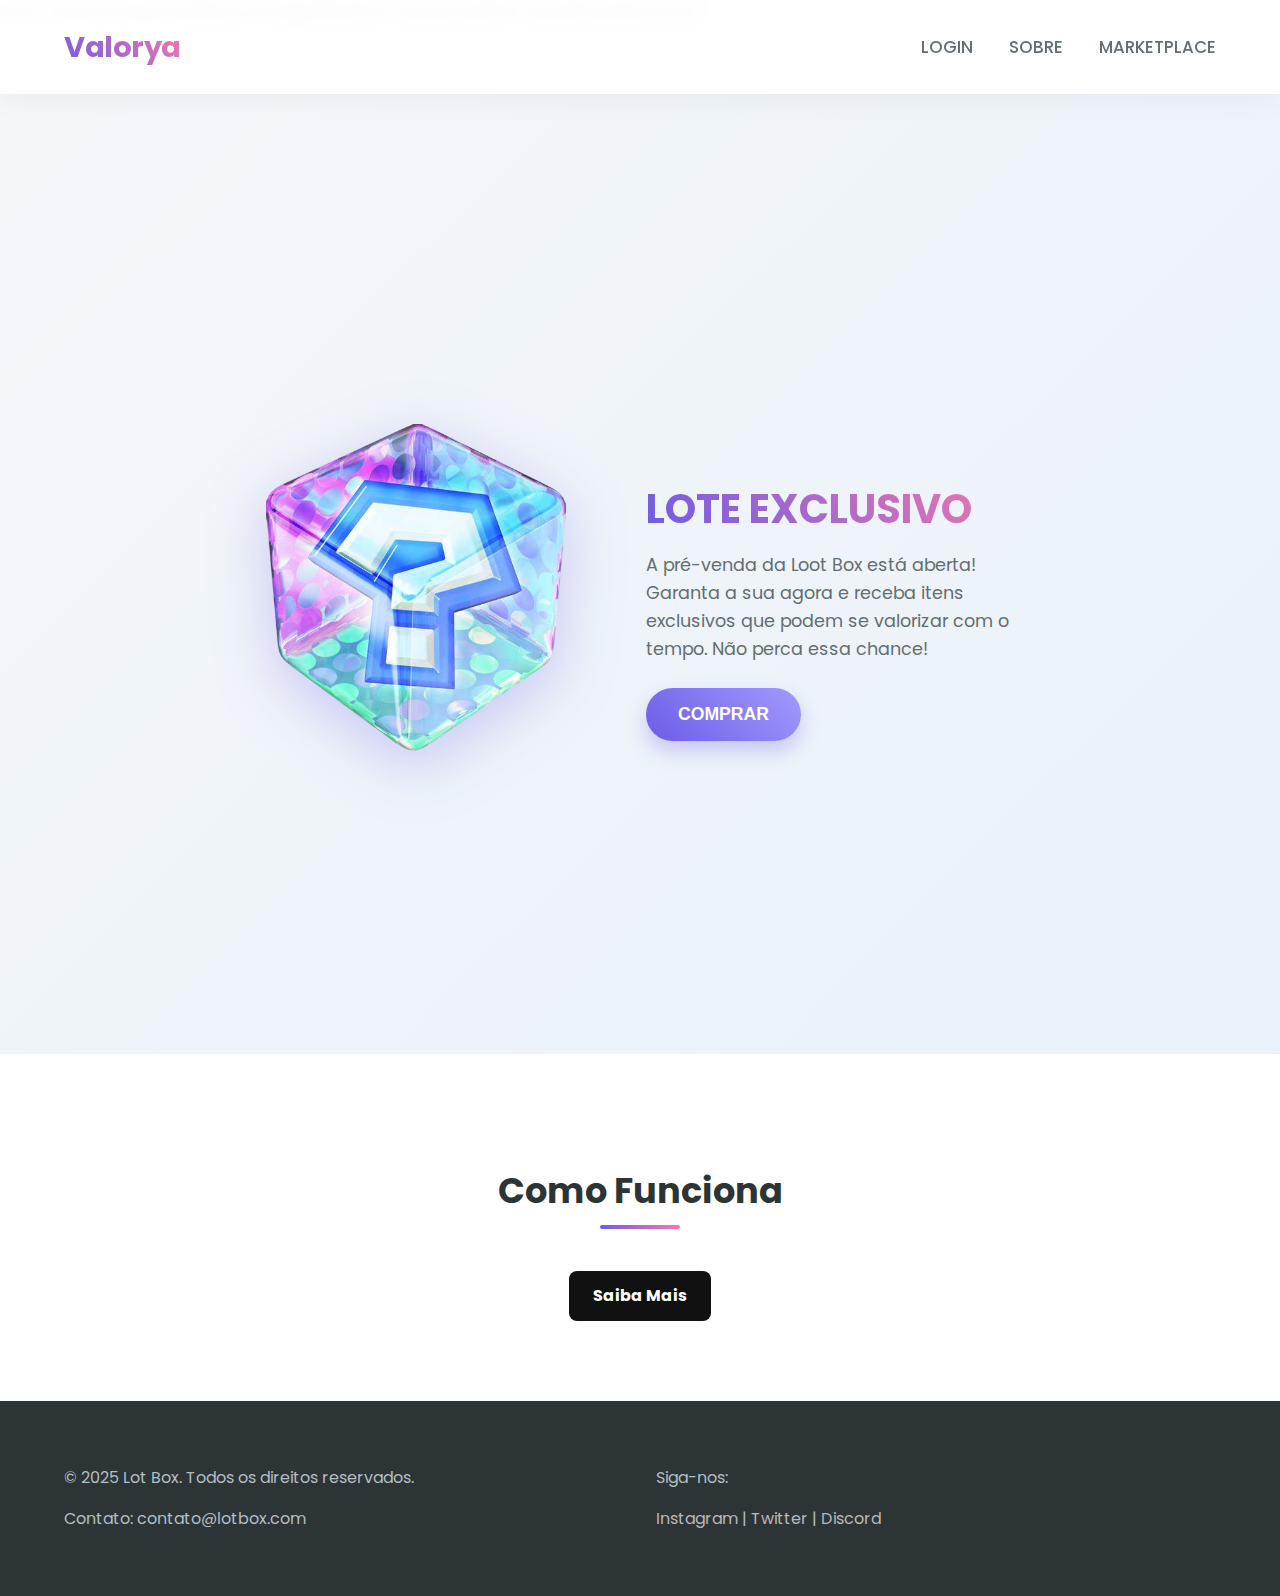
<file: index.html>
<!DOCTYPE html>
<html lang="pt-BR">
<head>
  <meta charset="UTF-8" />
  <meta name="viewport" content="width=device-width, initial-scale=1.0"/>
  <title> Valorya</title>
  <link rel="stylesheet" href="css/style.css">
  <link href="https://fonts.googleapis.com/css2?family=Poppins:wght@400;500;600;700&display=swap" rel="stylesheet">
  <link rel="shortcut icon" href="img/OIP-Photoroom.png" type="image/x-icon">
  href="https://cdnjs.cloudflare.com/ajax/libs/font-awesome/6.0.0-beta3/css/all.min.css">
</head>
<body>

  <header>
    <div class="logo">Valorya</div>
    <nav>
      <a href="login.html">LOGIN</a>
      <a href="sobre.html">SOBRE</a>
      <a href="#" onclick="alert('Em breve: MARKETPLACE!')">MARKETPLACE</a>
      
    </nav>
  </header>

  <section class="main">
    <div class="product-image">
      <img src="img/OIP-Photoroom.png" alt="Caixa Misteriosa">
    </div>
    <div class="product-details">
      <h1>LOTE EXCLUSIVO</h1>
      <p>A pré-venda da Loot Box está aberta! Garanta a sua agora e receba itens exclusivos que podem se valorizar com o tempo. Não perca essa chance!</p>
      <button class="buy-button">COMPRAR</button>
     
    </div>
  </section>

  <section class="section">
    <h2>Como Funciona</h2>
    <br>
    <a href="sobre.html" class="btn-saiba-mais">Saiba Mais</a>

    
  </section>
  

  <footer>
    <div class="footer-left">
      <p>&copy; 2025 Lot Box. Todos os direitos reservados.</p>
      <p>Contato: contato@lotbox.com</p>
    </div>
    <div class="footer-right">
      <p>Siga-nos:</p>
      <a href="#">Instagram</a> |
      <a href="#">Twitter</a> |
      <a href="#">Discord</a>
    </div>
  </footer>

</body>
</html>
</file>
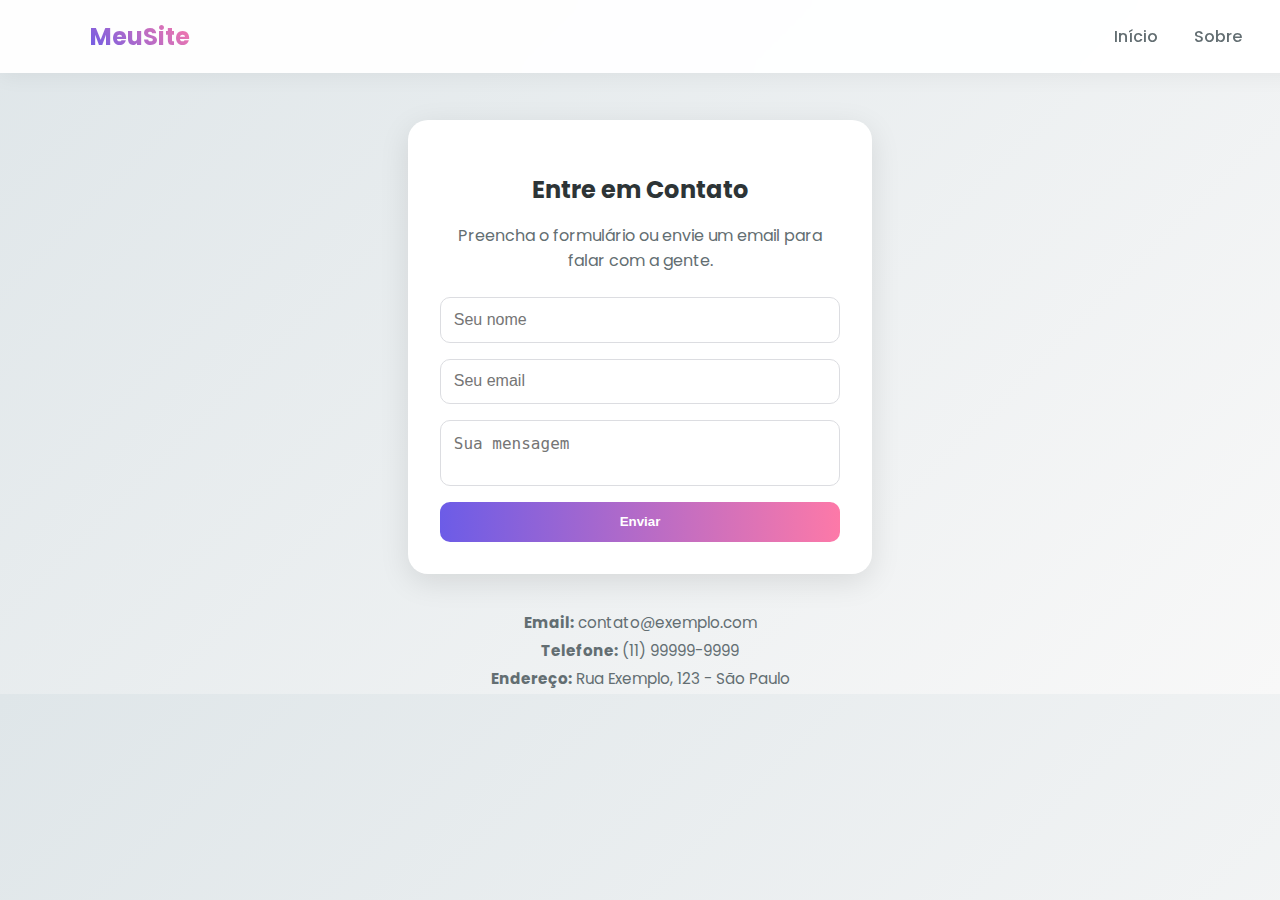
<file: Contato.html>
<!DOCTYPE html>
<html lang="pt-br">
<head>
  <meta charset="UTF-8" />
  <meta name="viewport" content="width=device-width, initial-scale=1.0"/>
  <title>Contato</title>
  <link rel="stylesheet" href="css/Contato.css"/>
  <link href="https://fonts.googleapis.com/css2?family=Poppins:wght@300;500;700&display=swap" rel="stylesheet"/>
  <link rel="shortcut icon" href="img/OIP-Photoroom.png" type="image/x-icon">

</head>
<body>
    <header class="header">
        <div class="logo">MeuSite</div>
        <nav>
          <a href="index.html">Início</a>
          <a href="sobre.html">Sobre</a>
    
        </nav>
      </header>
      
      <div class="contato-page">
        <div class="contact-box">
          <h2>Entre em Contato</h2>
          <p>Preencha o formulário ou envie um email para falar com a gente.</p>
          <form>
            <input type="text" placeholder="Seu nome" required>
            <input type="email" placeholder="Seu email" required>
            <textarea placeholder="Sua mensagem" required></textarea>
            <button type="submit">Enviar</button>
          </form>
        </div>
      
        <div class="contact-info">
          <p><strong>Email:</strong> contato@exemplo.com</p>
          <p><strong>Telefone:</strong> (11) 99999-9999</p>
          <p><strong>Endereço:</strong> Rua Exemplo, 123 - São Paulo</p>
        </div>
      </div>
      
</body>
</html>
</file>
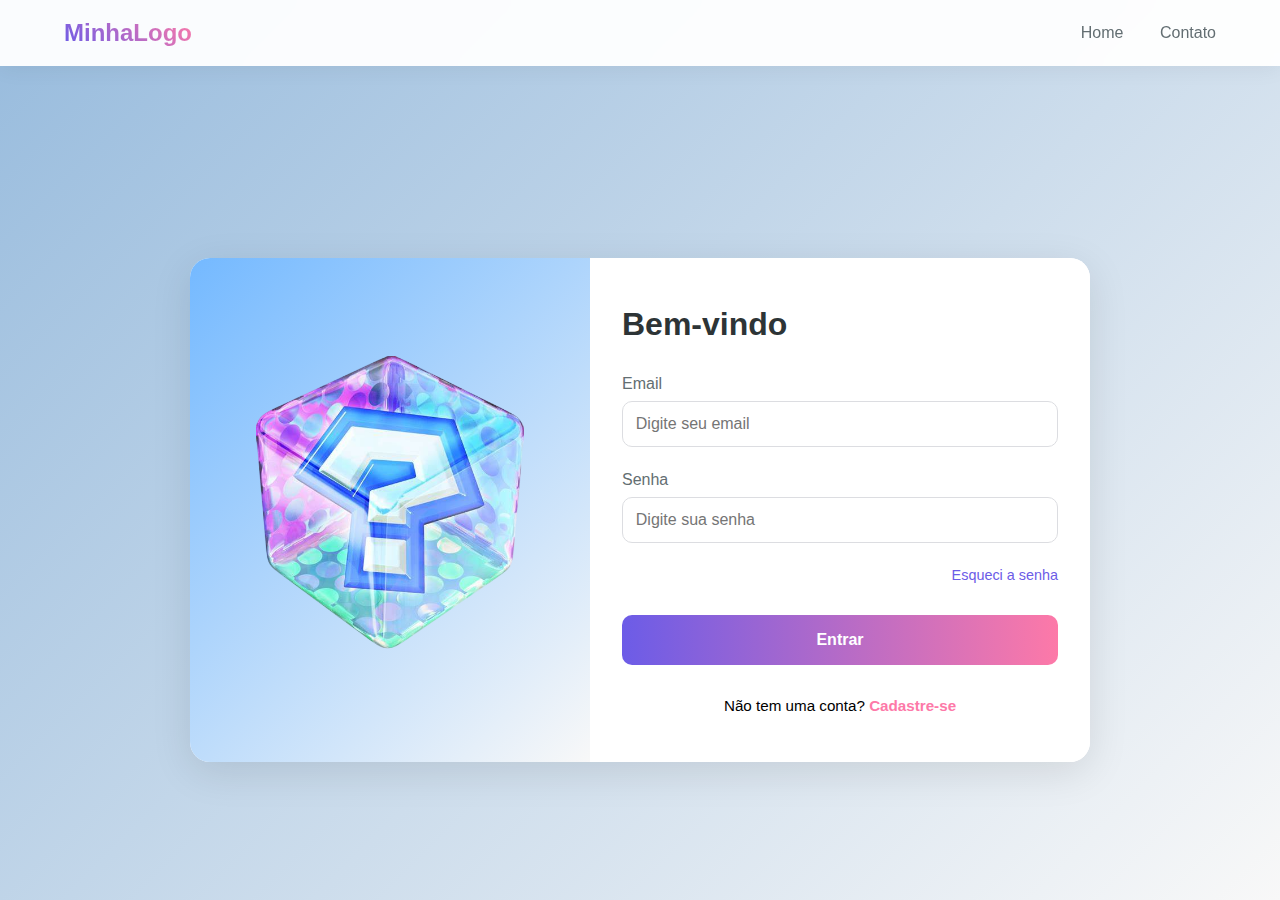
<file: login.html>
<!DOCTYPE html>
<html lang="en">
<head>
  <meta charset="UTF-8" />
  <meta name="viewport" content="width=device-width, initial-scale=1.0"/>
  <title>Login</title>
  <link rel="shortcut icon" href="img/OIP-Photoroom.png" type="image/x-icon">

  <link rel="stylesheet" href="css/login.css" />
</head>
<body>
    <header class="login-header">
      <div class="logo">MinhaLogo</div>
      <nav>
        <a href="index.html">Home</a>
        <a href="Contato.html">Contato</a>

      </nav>
    </header>
  
    <div class="main-content">
      <div class="login-container">
        <div class="login-image">
          <img src="img/OIP-Photoroom.png" alt="Imagem de login">
        </div>
        <div class="login-form">
          <h2>Bem-vindo</h2>
          <form>
            <label for="email">Email</label>
            <input type="email" id="email" placeholder="Digite seu email">
            <label for="senha">Senha</label>
            <input type="password" id="senha" placeholder="Digite sua senha">
            <a href="#" class="forgot">Esqueci a senha</a>
            <button type="submit">Entrar</button>
            <div class="signup-link">
              Não tem uma conta? <a href="Registrar.html">Cadastre-se</a>
            </div>
          </form>
        </div>
      </div>
    </div>
  </body>
</file>
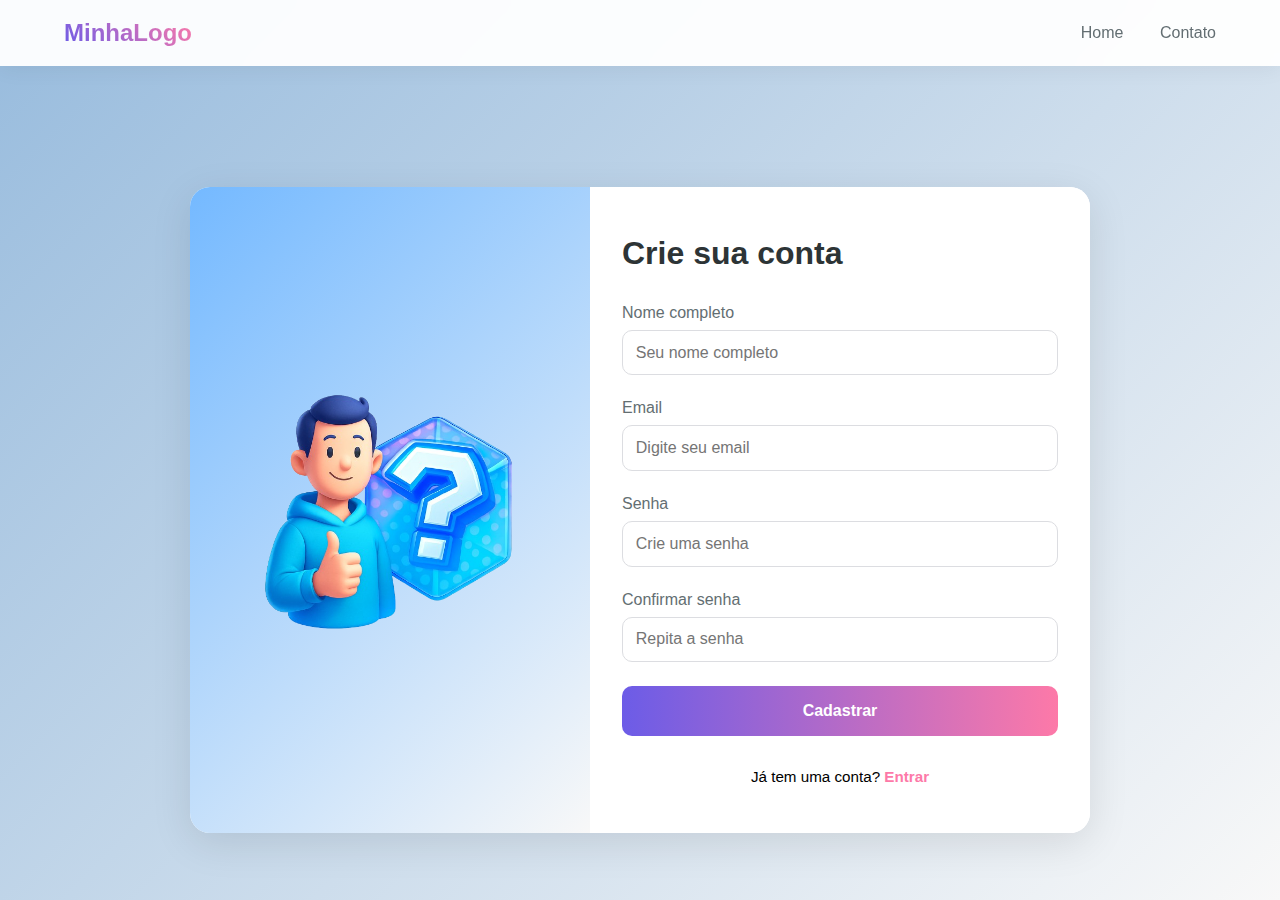
<file: Registrar.html>
<!DOCTYPE html>
<html lang="en">
<head>
    <meta charset="UTF-8">
    <meta name="viewport" content="width=device-width, initial-scale=1.0">
    <title>Document</title>
    <link rel="stylesheet" href="css/Registrar.css" />
    <link rel="shortcut icon" href="img/OIP-Photoroom.png" type="image/x-icon">

</head>
<body>
    <header class="login-header">
      <div class="logo">MinhaLogo</div>
      <nav>
        <a href="index.html">Home</a>
      
        <a href="Contato.html">Contato</a>
      </nav>
    </header>
  
    <div class="main-content">
      <div class="login-container">
        <div class="login-image">
          <img src="img/register-removebg-preview.png" alt="Imagem de cadastro">
        </div>
        <div class="login-form">
          <h2>Crie sua conta</h2>
          <form>
            <label for="nome">Nome completo</label>
            <input type="text" id="nome" placeholder="Seu nome completo">
  
            <label for="email">Email</label>
            <input type="email" id="email" placeholder="Digite seu email">
  
            <label for="senha">Senha</label>
            <input type="password" id="senha" placeholder="Crie uma senha">
  
            <label for="confirmar-senha">Confirmar senha</label>
            <input type="password" id="confirmar-senha" placeholder="Repita a senha">
  
            <button type="submit">Cadastrar</button>
  
            <div class="signup-link">
              Já tem uma conta? <a href="login.html">Entrar</a>
            </div>
          </form>
        </div>
      </div>
    </div>
  </body>
  
</html>
</file>
<file: css/style.css>
:root {
  --primary-color: #6c5ce7;
  --secondary-color: #a29bfe;
  --dark-color: #2d3436;
  --light-color: #f5f6fa;
  --accent-color: #fd79a8;
  --text-color: #636e72;
}

body {
  margin: 0;
  font-family: 'Poppins', -apple-system, BlinkMacSystemFont, 'Segoe UI', Roboto, Oxygen, Ubuntu, Cantarell, sans-serif;
  background: linear-gradient(135deg, #f5f7fa 0%, #e6f0f9 100%);
  color: var(--dark-color);
  line-height: 1.6;
}

header {
  position: fixed;
  top: 0;
  width: 90%;
  background: rgba(255, 255, 255, 0.95);
  padding: 1.5rem 5%;
  display: flex;
  justify-content: space-between;
  align-items: center;
  box-shadow: 0 4px 30px rgba(0, 0, 0, 0.05);
  backdrop-filter: blur(8px);
  z-index: 100;
  transition: all 0.3s ease;
}

header.scrolled {
  padding: 1rem 5%;
  box-shadow: 0 2px 20px rgba(0, 0, 0, 0.1);
}

.logo {
  font-size: 1.8rem;
  font-weight: 700;
  background: linear-gradient(45deg, var(--primary-color), var(--accent-color));
  -webkit-background-clip: text;
  background-clip: text;
  color: transparent;
  letter-spacing: -0.5px;
}

nav a {
  margin-left: 2rem;
  text-decoration: none;
  color: var(--text-color);
  font-weight: 500;
  font-size: 1.05rem;
  position: relative;
  transition: all 0.3s ease;
}

nav a::after {
  content: '';
  position: absolute;
  bottom: -5px;
  left: 0;
  width: 0;
  height: 2px;
  background: var(--primary-color);
  transition: width 0.3s ease;
}

nav a:hover {
  color: var(--primary-color);
}

nav a:hover::after {
  width: 100%;
}
.footer-right a {
  color: #b9b8b8; /* Cor normal dos links */
  text-decoration: none;
  transition: color 0.3s ease;
}

.footer-right a:hover {
  color: var(--accent-color); /* Ou qualquer cor que quiser no hover */
}


.main {
  margin-top: 120px;
  display: flex;
  justify-content: center;
  align-items: center;
  padding: 4rem 5%;
  flex-wrap: wrap;
  min-height: calc(100vh - 120px);
}

.product-image {
  position: relative;
  padding: 2rem;
}

.product-image img {
  width: 300px;
  filter: drop-shadow(0 15px 30px rgba(108, 92, 231, 0.3));
  animation: float 4s ease-in-out infinite;
}

@keyframes float {
  0% { transform: translateY(0px); }
  50% { transform: translateY(-15px); }
  100% { transform: translateY(0px); }
}

.product-details {
  margin-left: 3rem;
  max-width: 400px;
  text-align: left;
}

.product-details h1 {
  font-size: 2.5rem;
  margin-bottom: 1rem;
  background: linear-gradient(45deg, var(--primary-color), var(--accent-color));
  -webkit-background-clip: text;
  background-clip: text;
  color: transparent;
  line-height: 1.2;
}

.product-details p {
  font-size: 1.1rem;
  margin-bottom: 1.5rem;
  color: var(--text-color);
}

.price {
  font-size: 2rem;
  font-weight: 700;
  color: var(--primary-color);
  margin: 1.5rem 0;
}

.buy-button {
  background: linear-gradient(45deg, var(--primary-color), var(--secondary-color));
  border: none;
  color: white;
  padding: 1rem 2rem;
  font-size: 1.1rem;
  border-radius: 50px;
  cursor: pointer;
  box-shadow: 0 10px 20px rgba(108, 92, 231, 0.3); /* Remover parênteses extras */
  transition: all 0.3s ease;
  font-weight: 600;
  display: inline-flex;
  align-items: center;
}

.buy-button:hover {
  transform: translateY(-3px);
  box-shadow: 0 15px 30px rgba(108, 92, 231, 0.4); /* Remover parênteses extras */
  background: linear-gradient(45deg, var(--primary-color), #847dfc);
}

.buy-button:active {
  transform: translateY(0);
}

.buy-button i {
  margin-left: 8px;
  font-size: 1.2rem;
}


.remaining {
  margin-top: 1rem;
  font-size: 0.9rem;
  color: var(--text-color);
  display: flex;
  align-items: center;
}

.remaining span {
  font-weight: 600;
  color: var(--primary-color);
  margin-left: 5px;
}

.section {
  padding: 5rem 5%;
  background: #ffffff;
  text-align: center;
}

.section h2 {
  font-size: 2.2rem;
  margin-bottom: 2rem;
  color: var(--dark-color);
  position: relative;
  display: inline-block;
}

.section h2::after {
  content: '';
  position: absolute;
  bottom: -10px;
  left: 50%;
  transform: translateX(-50%);
  width: 80px;
  height: 4px;
  background: linear-gradient(45deg, var(--primary-color), var(--accent-color));
  border-radius: 2px;
}

.features-grid {
  display: grid;
  grid-template-columns: repeat(auto-fit, minmax(250px, 1fr));
  gap: 2rem;
  margin-top: 3rem;
}

.feature-card {
  background: var(--light-color);
  padding: 2rem;
  border-radius: 15px;
  transition: transform 0.3s ease, box-shadow 0.3s ease;
}

.feature-card:hover {
  transform: translateY(-10px);
  box-shadow: 0 15px 30px rgba(0, 0, 0, 0.1);
}

.feature-card i {
  font-size: 2.5rem;
  color: var(--primary-color);
  margin-bottom: 1rem;
}

.feature-card h3 {
  font-size: 1.3rem;
  margin-bottom: 1rem;
}

.feature-card p {
  color: var(--text-color);
}

footer {
  background: var(--dark-color);
  color: #b2bec3;
  padding: 3rem 5%;
  display: grid;
  grid-template-columns: repeat(auto-fit, minmax(200px, 1fr));
  gap: 2rem;
}

.footer-column h3 {
  font-size: 1.3rem;
  margin-bottom: 1.5rem;
  position: relative;
  display: inline-block;  
}

.footer-column h3::after {
  content: '';
  position: absolute;
  bottom: -8px;
  left: 0;
  width: 40px;
  height: 3px;
  background: var(--accent-color);
}

.footer-column ul {
  list-style: none;
  padding: 0;
}

.footer-column li {
  margin-bottom: 0.8rem;
}

.footer-column a {
  color: #b2bec3;
  text-decoration: none;
  transition: color 0.3s ease;
}

.footer-column a:hover {
  color: var(--secondary-color);
}

.copyright {
  grid-column: 1 / -1;
  text-align: center;
  padding-top: 2rem;
  margin-top: 2rem;
  border-top: 1px solid rgba(255, 255, 255, 0.1);
  color: #b2bec3;
  font-size: 0.9rem;
}

/* Responsividade */
@media (max-width: 768px) {
  header {
    padding: 1.2rem 5%;
  }
  
  .logo {
    font-size: 1.5rem;
  }

  nav a {
    margin-left: 1.2rem;
    font-size: 0.95rem;
  }


  .main {
    flex-direction: column;
    margin-top: 100px;
    padding: 2rem 5%;
    text-align: center;
  }

  .product-details {
    margin-left: 0;
    margin-top: 2rem;
    text-align: center;
  }

  .product-image img {
    width: 220px;
  }

  .section {
    padding: 3rem 5%;
    
  }

  .section h2 {
    font-size: 1.8rem;
  }
}

/* Adicionando animações */
@keyframes fadeIn {
  from { opacity: 0; transform: translateY(20px); }
  to { opacity: 1; transform: translateY(0); }
}

.product-image, .product-details {
  animation: fadeIn 1s ease-out forwards;
}

.product-details {
  animation-delay: 0.3s;
}
.btn-saiba-mais {
  display: inline-block;
  margin-top: 20px;
  padding: 12px 24px;
  background-color: #111;
  color: #fff;
  text-decoration: none;
  border-radius: 8px;
  font-weight: bold;
  transition: background-color 0.3s ease;
}

.btn-saiba-mais:hover {
  background-color: #333;
}
</file>
<file: css/Contato.css>
:root {
    --primary-color: #6c5ce7;
    --accent-color: #fd79a8;
    --text-color: #636e72;
    --light-color: #f5f6fa;
    --dark-color: #2d3436;
  }
  
  body {
    margin: 0;
    font-family: 'Poppins', sans-serif;
    background: linear-gradient(135deg, #dfe6e9, #f8f8f8);
  }
  
  /* ===== HEADER ===== */
  .header {
    position: fixed;
    top: 0;
    width: 90%;
    background: rgba(255, 255, 255, 0.95);
    padding: 1.2rem 7%;
    display: flex;
    justify-content: space-between;
    align-items: center;
    box-shadow: 0 4px 20px rgba(0, 0, 0, 0.05);
    z-index: 100;
    backdrop-filter: blur(10px);
  }
  
  .header .logo {
    font-size: 1.5rem;
    font-weight: bold;
    background: linear-gradient(45deg, var(--primary-color), var(--accent-color));
    -webkit-background-clip: text;
    background-clip: text;
    color: transparent;
  }
  
  .header nav a {
    margin-left: 2rem;
    text-decoration: none;
    color: var(--text-color);
    font-weight: 500;
    transition: color 0.3s ease;
  }
  
  .header nav a:hover {
    color: var(--primary-color);
  }
  
  @media (max-width: 768px) {
    .header {
      flex-direction: column;
      align-items: flex-start;
      padding: 1rem 5%;
    }
  
    .header nav {
      margin-top: 0.5rem;
    }
  
    .header nav a {
      display: inline-block;
      margin: 0.5rem 1rem 0 0;
    }
  }
  
  /* ===== CONTATO ===== */
  .contato-page {
    margin-top: 120px;
    display: flex;
    flex-direction: column;
    align-items: center;
    justify-content: center;
  }
  
  .contact-box {
    background: white;
    padding: 2rem;
    border-radius: 20px;
    box-shadow: 0 8px 30px rgba(0, 0, 0, 0.1);
    text-align: center;
    max-width: 400px;
    width: 100%;
  }
  
  .contact-box h2 {
    margin-bottom: 0.5rem;
    color: var(--dark-color);
  }
  
  .contact-box p {
    margin-bottom: 1.5rem;
    color: var(--text-color);
  }
  
  .contact-box form {
    display: flex;
    flex-direction: column;
  }
  
  .contact-box input,
  .contact-box textarea {
    margin-bottom: 1rem;
    padding: 0.8rem;
    border-radius: 10px;
    border: 1px solid #dcdde1;
    font-size: 1rem;
    resize: none;
  }
  
  .contact-box button {
    padding: 0.8rem;
    background: linear-gradient(90deg, var(--primary-color), var(--accent-color));
    color: white;
    border: none;
    border-radius: 10px;
    font-weight: bold;
    cursor: pointer;
  }
  
  .contact-info {
    margin-top: 2rem;
    font-size: 0.95rem;
    color: var(--text-color);
    text-align: center;
  }
  
  .contact-info p {
    margin: 0.3rem 0;
  }
</file>
<file: css/login.css>
:root {
    --primary-color: #6c5ce7;
    --secondary-color: #a29bfe;
    --accent-color: #fd79a8;
    --dark-color: #2d3436;
    --light-color: #f5f6fa;
    --text-color: #636e72;
  }
  
  * {
    box-sizing: border-box;
    margin: 0;
    padding: 0;
  }
  
  body {
    font-family: 'Poppins', sans-serif;
    background: linear-gradient(135deg, rgb(151, 187, 221), #f8f8f8);
    min-height: 100vh;
    display: flex;
    flex-direction: column;
    align-items: center;
    justify-content: flex-start;
    padding-top: 120px; /* espaço para header fixo */
  }
  
  /* ================= HEADER ================= */
  
  .login-header {
    position: fixed;
    top: 0;
    width: 100%;
    background: rgba(255, 255, 255, 0.95);
    padding: 1.2rem 5%;
    display: flex;
    justify-content: space-between;
    align-items: center;
    box-shadow: 0 4px 20px rgba(0, 0, 0, 0.05);
    z-index: 100;
    backdrop-filter: blur(10px);
  }
  
  .login-header .logo {
    font-size: 1.5rem;
    font-weight: bold;
    background: linear-gradient(45deg, var(--primary-color), var(--accent-color));
    -webkit-background-clip: text;
    background-clip: text;
    color: transparent;
  }
  
  .login-header nav a {
    margin-left: 2rem;
    text-decoration: none;
    color: var(--text-color);
    font-weight: 500;
    transition: color 0.3s ease;
  }
  
  .login-header nav a:hover {
    color: var(--primary-color);
  }
  
  @media (max-width: 768px) {
    .login-header {
      flex-direction: column;
      align-items: flex-start;
      padding: 1rem 5%;
    }
  
    .login-header nav {
      margin-top: 0.5rem;
    }
  
    .login-header nav a {
      display: inline-block;
      margin: 0.5rem 1rem 0 0;
    }
  }
  
  /* ============ CONTEÚDO CENTRALIZADO ============ */
  
  .main-content {
    flex: 1;
    display: flex;
    align-items: center;
    justify-content: center;
    width: 100%;
    padding: 2rem;
  }
  
  /* ================ LOGIN =================== */
  
  .login-container {
    display: flex;
    background: #fff;
    border-radius: 20px;
    box-shadow: 0 10px 40px rgba(0, 0, 0, 0.1);
    overflow: hidden;
    max-width: 900px;
    width: 100%;
    flex-wrap: wrap;
  }
  
  .login-image {
    flex: 1 1 300px;
    background: linear-gradient(135deg, #74b9ff, #f8f8f8);
    display: flex;
    align-items: center;
    justify-content: center;
    padding: 2rem;
  }
  
  .login-image img {
    width: 80%;
    max-width: 300px;
  }
  
  .login-form {
    flex: 1 1 400px;
    padding: 3rem 2rem;
    background: #fff;
  }
  
  .login-form h2 {
    font-size: 2rem;
    margin-bottom: 2rem;
    color: var(--dark-color);
  }
  
  .login-form form {
    display: flex;
    flex-direction: column;
  }
  
  .login-form label {
    margin-bottom: 0.5rem;
    color: var(--text-color);
    font-weight: 500;
  }
  
  .login-form input {
    padding: 0.8rem;
    border-radius: 10px;
    border: 1px solid #dcdde1;
    margin-bottom: 1.5rem;
    font-size: 1rem;
    transition: border 0.3s ease;
  }
  
  .login-form input:focus {
    border-color: var(--primary-color);
    outline: none;
  }
  
  .forgot {
    text-align: right;
    color: var(--primary-color);
    margin-bottom: 2rem;
    font-size: 0.9rem;
    text-decoration: none;
  }
  
  button {
    padding: 1rem;
    border: none;
    border-radius: 10px;
    background: linear-gradient(90deg, var(--primary-color), var(--accent-color));
    color: white;
    font-size: 1rem;
    font-weight: bold;
    cursor: pointer;
    transition: background 0.3s ease;
  }
  
  button:hover {
    opacity: 0.95;
  }
  
  .signup-link {
    margin-top: 2rem;
    text-align: center;
    font-size: 0.95rem;
  }
  
  .signup-link a {
    color: var(--accent-color);
    text-decoration: none;
    font-weight: 600;
  }
</file>
<file: css/Registrar.css>
:root {
    --primary-color: #6c5ce7;
    --secondary-color: #a29bfe;
    --accent-color: #fd79a8;
    --dark-color: #2d3436;
    --light-color: #f5f6fa;
    --text-color: #636e72;
  }
  
  * {
    box-sizing: border-box;
    margin: 0;
    padding: 0;
  }
  
  body {
    font-family: 'Poppins', sans-serif;
    background: linear-gradient(135deg, rgb(151, 187, 221), #f8f8f8);
    min-height: 100vh;
    display: flex;
    flex-direction: column;
    align-items: center;
    justify-content: flex-start;
    padding-top: 120px; /* espaço para header fixo */
  }
  
  /* ================= HEADER ================= */
  
  .login-header {
    position: fixed;
    top: 0;
    width: 100%;
    background: rgba(255, 255, 255, 0.95);
    padding: 1.2rem 5%;
    display: flex;
    justify-content: space-between;
    align-items: center;
    box-shadow: 0 4px 20px rgba(0, 0, 0, 0.05);
    z-index: 100;
    backdrop-filter: blur(10px);
  }
  
  .login-header .logo {
    font-size: 1.5rem;
    font-weight: bold;
    background: linear-gradient(45deg, var(--primary-color), var(--accent-color));
    -webkit-background-clip: text;
    background-clip: text;
    color: transparent;
  }
  
  .login-header nav a {
    margin-left: 2rem;
    text-decoration: none;
    color: var(--text-color);
    font-weight: 500;
    transition: color 0.3s ease;
  }
  
  .login-header nav a:hover {
    color: var(--primary-color);
  }
  
  @media (max-width: 768px) {
    .login-header {
      flex-direction: column;
      align-items: flex-start;
      padding: 1rem 5%;
    }
  
    .login-header nav {
      margin-top: 0.5rem;
    }
  
    .login-header nav a {
      display: inline-block;
      margin: 0.5rem 1rem 0 0;
    }
  }
  
  /* ============ CONTEÚDO CENTRALIZADO ============ */
  
  .main-content {
    flex: 1;
    display: flex;
    align-items: center;
    justify-content: center;
    width: 100%;
    padding: 2rem;
  }
  
  /* ================ LOGIN =================== */
  
  .login-container {
    display: flex;
    background: #fff;
    border-radius: 20px;
    box-shadow: 0 10px 40px rgba(0, 0, 0, 0.1);
    overflow: hidden;
    max-width: 900px;
    width: 100%;
    flex-wrap: wrap;
  }
  
  .login-image {
    flex: 1 1 300px;
    background: linear-gradient(135deg, #74b9ff, #f8f8f8);
    display: flex;
    align-items: center;
    justify-content: center;
    padding: 2rem;
  }
  
  .login-image img {
    width: 80%;
    max-width: 300px;
  }
  
  .login-form {
    flex: 1 1 400px;
    padding: 3rem 2rem;
    background: #fff;
  }
  
  .login-form h2 {
    font-size: 2rem;
    margin-bottom: 2rem;
    color: var(--dark-color);
  }
  
  .login-form form {
    display: flex;
    flex-direction: column;
  }
  
  .login-form label {
    margin-bottom: 0.5rem;
    color: var(--text-color);
    font-weight: 500;
  }
  
  .login-form input {
    padding: 0.8rem;
    border-radius: 10px;
    border: 1px solid #dcdde1;
    margin-bottom: 1.5rem;
    font-size: 1rem;
    transition: border 0.3s ease;
  }
  
  .login-form input:focus {
    border-color: var(--primary-color);
    outline: none;
  }
  
  .forgot {
    text-align: right;
    color: var(--primary-color);
    margin-bottom: 2rem;
    font-size: 0.9rem;
    text-decoration: none;
  }
  
  button {
    padding: 1rem;
    border: none;
    border-radius: 10px;
    background: linear-gradient(90deg, var(--primary-color), var(--accent-color));
    color: white;
    font-size: 1rem;
    font-weight: bold;
    cursor: pointer;
    transition: background 0.3s ease;
  }
  
  button:hover {
    opacity: 0.95;
  }
  
  .signup-link {
    margin-top: 2rem;
    text-align: center;
    font-size: 0.95rem;
  }
  
  .signup-link a {
    color: var(--accent-color);
    text-decoration: none;
    font-weight: 600;
  }
</file>
